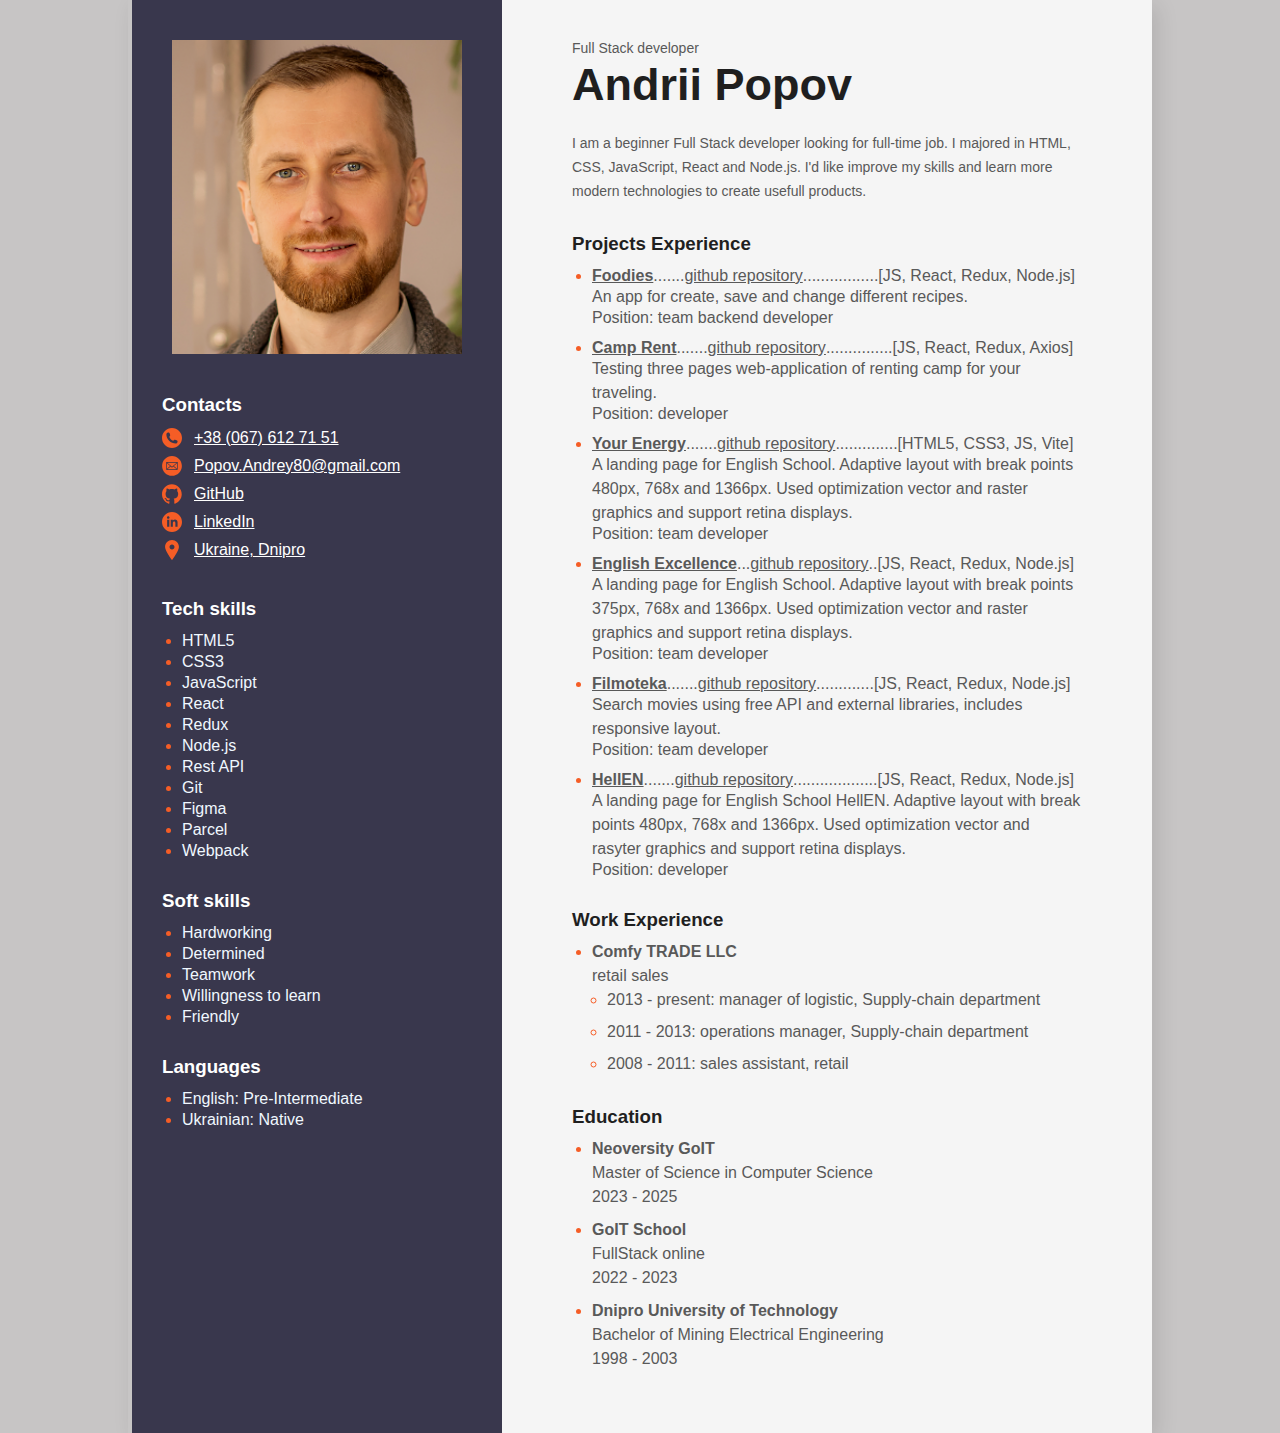
<file: index.html>
<!DOCTYPE html>
<html lang="en">
  <head>
    <meta charset="UTF-8" />
    <meta
      name="viewport"
      content="width=device-width, initial-scale=1.0"
    />
    <link
      rel="shortcut icon"
      href="./img/resume-favicon-32.png"
      type="image/x-icon"
    />
    <link
      rel="stylesheet"
      href="./styles.css"
    />
    <title>resume</title>
  </head>
  <body>
    <div class="main_wrapper">
      <!--Main-->

      <section class="main_section">
        <h2 class="full_position">Full Stack developer</h2>
        <h1 class="full_name">Andrii Popov</h1>
        <p class="about">
          I am a beginner Full Stack developer looking for full-time job. I majored in HTML, CSS,
          JavaScript, React and Node.js. I'd like improve my skills and learn more modern
          technologies to create usefull products.
        </p>

        <ul class="project-experience-list list">
          <h3 class="experience-title">Projects Experience</h3>

          <li class="project-item">
            <div class="project-link_wrapper">
              <a
                class="project-link"
                href="https://foodies-front.vercel.app/"
                target="_blank"
                >Foodies
              </a>
              <span class="span-space">.......</span>
              <a
                class="repository-link"
                href="https://github.com/Andrii0207/team-project-foodies-front"
                target="_blank"
              >
                github repository
              </a>
              <span class="span-space">.................</span>
              <p class="used_technology">[JS, React, Redux, Node.js]</p>
            </div>
            <p class="project-description">An app for create, save and change different recipes.</p>
            <p class="project-position">Position: team backend developer</p>
          </li>

          <li class="project-item">
            <div class="project-link_wrapper">
              <a
                class="project-link"
                href="https://andrii0207.github.io/rent-camp-app/"
                target="_blank"
                >Camp Rent
              </a>
              <span class="span-space">.......</span>
              <a
                class="repository-link"
                href="https://github.com/Andrii0207/rent-camp-app"
                target="_blank"
              >
                github repository
              </a>
              <span class="span-space">...............</span>
              <p class="used_technology">[JS, React, Redux, Axios]</p>
            </div>
            <p class="project-description">
              Testing three pages web-application of renting camp for your traveling.
            </p>
            <p class="project-position">Position: developer</p>
          </li>

          <li class="project-item">
            <div class="project-link_wrapper">
              <a
                class="project-link"
                href="https://yaroslav2727.github.io/your-energy-team-project/"
                target="_blank"
                >Your Energy
              </a>
              <span class="span-space">.......</span>
              <a
                class="repository-link"
                href="https://github.com/Andrii0207/your-energy-team-project"
                target="_blank"
              >
                github repository
              </a>
              <span class="span-space">..............</span>
              <p class="used_technology">[HTML5, CSS3, JS, Vite]</p>
            </div>
            <p class="project-description">
              A landing page for English School. Adaptive layout with break points 480px, 768x and
              1366px. Used optimization vector and raster graphics and support retina displays.
            </p>
            <p class="project-position">Position: team developer</p>
          </li>

          <li class="project-item">
            <div class="project-link_wrapper">
              <a
                class="project-link"
                href="https://andrii0207.github.io/WoolfTeamProject/"
                target="_blank"
                >English Excellence
              </a>
              <span class="span-space">...</span>
              <a
                class="repository-link"
                href="https://github.com/Andrii0207/WoolfTeamProject"
                target="_blank"
              >
                github repository
              </a>
              <span class="span-space">..</span>
              <p class="used_technology">[JS, React, Redux, Node.js]</p>
            </div>
            <p class="project-description">
              A landing page for English School. Adaptive layout with break points 375px, 768x and
              1366px. Used optimization vector and raster graphics and support retina displays.
            </p>
            <p class="project-position">Position: team developer</p>
          </li>

          <li class="project-item">
            <div class="project-link_wrapper">
              <a
                class="project-link"
                href="https://4106677.github.io/team-project-js/"
                target="_blank"
                >Filmoteka
              </a>
              <span class="span-space">.......</span>
              <a
                class="repository-link"
                href="https://github.com/Andrii0207/team-project-js"
                target="_blank"
              >
                github repository
              </a>
              <span class="span-space">.............</span>
              <p class="used_technology">[JS, React, Redux, Node.js]</p>
            </div>
            <p class="project-description">
              Search movies using free API and external libraries, includes responsive layout.
            </p>
            <p class="project-position">Position: team developer</p>
          </li>

          <li class="project-item">
            <div class="project-link_wrapper">
              <a
                class="project-link"
                href="https://andrii0207.github.io/team-project-7/"
                target="_blank"
                >HellEN
              </a>
              <span class="span-space">.......</span>
              <a
                class="repository-link"
                href="https://github.com/Andrii0207/team-project-7"
                target="_blank"
              >
                github repository
              </a>
              <span class="span-space">...................</span>
              <p class="used_technology">[JS, React, Redux, Node.js]</p>
            </div>
            <p class="project-description">
              A landing page for English School HellEN. Adaptive layout with break points 480px,
              768x and 1366px. Used optimization vector and rasyter graphics and support retina
              displays.
            </p>
            <p class="project-position">Position: developer</p>
          </li>
        </ul>

        <ul class="list">
          <h3 class="experience-title">Work Experience</h3>
          <li class="experience-item">
            <p class="position">Comfy TRADE LLC</p>
            <p class="subposition">retail sales</p>
          </li>
          <ul class="experience-list">
            <li class="subposition-item">
              <p class="subposition">
                2013 - present: manager of logistic, Supply-chain department
              </p>
            </li>
            <li class="subposition-item">
              <p class="subposition">2011 - 2013: operations manager, Supply-chain department</p>
            </li>
            <li class="subposition-item">
              <p class="subposition">2008 - 2011: sales assistant, retail</p>
            </li>
          </ul>
        </ul>

        <ul class="list">
          <h3 class="experience-title">Education</h3>

          <li class="item">
            <p class="position">Neoversity GoIT</p>
            <p class="subposition">Master of Science in Computer Science</p>
            <p class="period">2023 - 2025</p>
          </li>
          <li class="item">
            <p class="position">GoIT School</p>
            <p class="subposition">FullStack online</p>
            <p class="period">2022 - 2023</p>
          </li>
          <li class="item">
            <p class="position">Dnipro University of Technology</p>
            <p class="subposition">Bachelor of Mining Electrical Engineering</p>
            <p class="period">1998 - 2003</p>
          </li>
        </ul>
      </section>

      <!--Sidebar-->

      <section class="sidebar_section">
        <div class="img_wrapper">
          <img
            class="photo"
            src="./img/photo.jpg"
            alt="main photo"
            width="370"
            height="320"
          />
        </div>
        <div class="sidebar_wrapper">
          <ul class="contact-list">
            <h3 class="section-title">Contacts</h3>
            <li class="contact-item">
              <a
                class="contact-link"
                href="tel:+380676127151"
              >
                <svg
                  class="contact-icon"
                  width="20"
                  height="20"
                >
                  <use href="./img/sprite.svg#icon-phone"></use>
                </svg>
                <span class="contact-span">+38 (067) 612 71 51</span></a
              >
            </li>
            <li class="contact-item">
              <a
                class="contact-link"
                href="mailto:Popov.Andrey80@gmail.com"
              >
                <svg
                  class="contact-icon"
                  width="20"
                  height="20"
                >
                  <use href="./img/sprite.svg#icon-mail3"></use>
                </svg>

                <span class="contact-span">Popov.Andrey80@gmail.com</span></a
              >
            </li>
            <li class="contact-item">
              <a
                class="contact-link"
                href="https://github.com/Andrii0207"
                target="_blank"
              >
                <svg
                  class="contact-icon"
                  width="20"
                  height="20"
                >
                  <use href="./img/sprite.svg#icon-github"></use>
                </svg>
                <span class="contact-span">GitHub</span></a
              >
            </li>
            <li class="contact-item">
              <a
                class="contact-link"
                href="https://www.linkedin.com/in/andrii-popov-63b6a225b/"
                target="_blank"
              >
                <svg
                  class="contact-icon"
                  width="20"
                  height="20"
                >
                  <use href="./img/sprite.svg#icon-linkedin1"></use>
                </svg>
                <span class="contact-span">LinkedIn</span></a
              >
            </li>
            <li class="contact-item">
              <a
                class="contact-link"
                href="https://maps.app.goo.gl/D3C9gwijHJtUiKFTA"
                target="_blank"
              >
                <svg
                  class="contact-icon"
                  width="20"
                  height="20"
                >
                  <use href="./img/sprite.svg#icon-location2"></use>
                </svg>
                <span class="contact-span">Ukraine, Dnipro</span></a
              >
            </li>
          </ul>

          <ul class="sidebar-list">
            <h3 class="section-title">Tech skills</h3>
            <li class="skills-item">
              <p class="skills">HTML5</p>
            </li>
            <li class="skills-item">
              <p class="skills">CSS3</p>
            </li>
            <li class="skills-item">
              <p class="skills">JavaScript</p>
            </li>
            <li class="skills-item">
              <p class="skills">React</p>
            </li>
            <li class="skills-item">
              <p class="skills">Redux</p>
            </li>
            <li class="skills-item">
              <p class="skills">Node.js</p>
            </li>
            <li class="skills-item">
              <p class="skills">Rest API</p>
            </li>
            <li class="skills-item">
              <p class="skills">Git</p>
            </li>
            <li class="skills-item">
              <p class="skills">Figma</p>
            </li>
            <li class="skills-item">
              <p class="skills">Parcel</p>
            </li>
            <li class="skills-item">
              <p class="skills">Webpack</p>
            </li>
          </ul>

          <ul class="sidebar-list">
            <h3 class="section-title">Soft skills</h3>
            <li class="skills-item">
              <p class="skills">Hardworking</p>
            </li>
            <li class="skills-item">
              <p class="skills">Determined</p>
            </li>
            <li class="skills-item">
              <p class="skills">Teamwork</p>
            </li>
            <li class="skills-item">
              <p class="skills">Willingness to learn</p>
            </li>
            <li class="skills-item">
              <p class="skills">Friendly</p>
            </li>
          </ul>

          <ul class="sidebar-list">
            <h3 class="section-title">Languages</h3>
            <li class="skills-item">
              <p class="skills">English: Pre-Intermediate</p>
            </li>
            <li class="skills-item">
              <p class="skills">Ukrainian: Native</p>
            </li>
          </ul>
        </div>
      </section>
    </div>
  </body>
</html>
</file>
<file: styles.css>
/* Reset styles */

body {
  margin: 0;
  font-family: -apple-system, BlinkMacSystemFont, "Inter", sans-serif;
  -webkit-font-smoothing: antialiased;
  -moz-osx-font-smoothing: grayscale;
}

code {
  font-family: "Inter", monospace;
}

html {
  box-sizing: border-box;
  width: 100vw;
  overflow-x: hidden;
}

*,
*::before,
*::after {
  box-sizing: inherit;
}

a {
  text-decoration: none;
  color: inherit;
}

ul,
ol {
  /* list-style: none; */
  padding: 0;
  margin: 0;
}

img {
  display: block;
  max-width: 100%;
  height: auto;
}

h1,
h2,
h3,
h4,
h5,
h6,
p {
  margin: 0;
}

button {
  padding: 0;
  border: none;
  font: inherit;
  color: inherit;
  background-color: transparent;
  cursor: pointer;
}

/*------------------------------------------*/

body {
  background-color: rgb(199, 197, 197);
  font-size: 16px;
}

/* Main */

.main_wrapper {
  width: 1024px;
  display: flex;
  flex-direction: row-reverse;
  margin: auto;
  box-shadow: 6px 6px 20px rgba(0, 0, 0, 0.1);
}

.main_section {
  width: 650px;
  background-color: whitesmoke;
  padding: 40px 70px 50px 70px;
}

.full_position {
  color: #595959;
  font-weight: 400;
  font-size: 14px;
  margin-bottom: 3px;
}

.full_name {
  font-size: 45px;
  margin-bottom: 20px;
  color: #1f1f1f;
}

.about {
  font-size: 14px;
  color: #595959;
  line-height: 24px;
}

.experience-title {
  position: relative;
  margin-bottom: 12px;
  color: #1f1f1f;
}

.project-title {
  text-decoration: underline;
}

.project-title:hover {
  color: #f55d26;
  text-decoration: none;
}

.project-item {
  margin-left: 20px;
  color: #f55d26;
  margin-bottom: 12px;
}

.project-link_wrapper {
  display: inline-flex;
}

.project-link {
  display: inline;
  color: #595959;
  font-weight: 700;
  font-size: 16px;
  text-decoration: underline;
}

.project-link:hover {
  color: #f55d26;
  text-decoration: none;
}

.repository-link {
  display: inline;
  color: #595959;
  font-size: 16px;
  text-decoration: underline;
}

.repository-link:hover {
  color: #f55d26;
  text-decoration: none;
}

.span-space {
  color: #595959;
}

.used_technology {
  display: inline;
  color: #595959;
  font-size: 16px;
}

.project-description {
  color: #595959;
  font-size: 16px;
  line-height: 1.5;
}

.project-position {
  color: #595959;
  font-size: 16px;
}

.item {
  margin-bottom: 12px;
  margin-left: 20px;
}

.title {
  margin-bottom: 5px;
  color: #595959;
  font-weight: 700;
  font-size: 16px;
}

.field {
  color: #595959;
  font: 16px;
}

.experience-list {
  margin-left: 15px;
}

.experience-item {
  margin-left: 20px;
}

.subposition-item {
  margin-left: 20px;
  color: #f55d26;
  margin-bottom: 8px;
}

.position {
  color: #595959;
  font-weight: 700;
  font-size: 16px;
  margin-bottom: 3px;
}

.subposition {
  color: #595959;
  font-size: 16px;
  line-height: 1.5;
}

.period {
  color: #595959;
  font-size: 16px;
  line-height: 1.5;
}

/*--------------------------------------*/

/* Sidebar */

.sidebar_wrapper {
  padding: 0 30px 40px;
}

.img_wrapper {
  margin: 40px;
}

.photo {
  margin-top: 30px;
}

.contact-link {
  display: flex;
  align-items: center;
  margin-bottom: 8px;
}

.contact-icon {
  fill: #f55d26;
  margin-right: 12px;
}

.contact-span {
  text-decoration: underline;
}

.contact-span:hover {
  text-decoration: none;
}

.sidebar_section {
  width: 370px;
  background-color: #070623bd;
  color: white;
}

.contact-item {
  display: flex;
  align-items: center;
}

.contact-item:hover {
  color: #f55d26;
}

.contact-sign {
  color: #f55d26;
  margin-right: 10px;
}

.section-title {
  margin-bottom: 12px;
}

.list {
  color: #f55d26;
  margin-top: 30px;
}

.sidebar-list {
  margin-top: 30px;
}

.skills-item {
  margin-left: 20px;
  margin-top: 3px;
  color: #f55d26;
}

.skills {
  color: #f0f8ff;
}

.social-list {
  display: flex;
  gap: 30px;
  justify-content: space-evenly;
  list-style: none;
}

.github-icon,
.linkedin-icon {
  fill: #f0f8ff;
}

.github-icon:hover,
.linkedin-icon:hover {
  fill: #f55d26;
}
</file>
